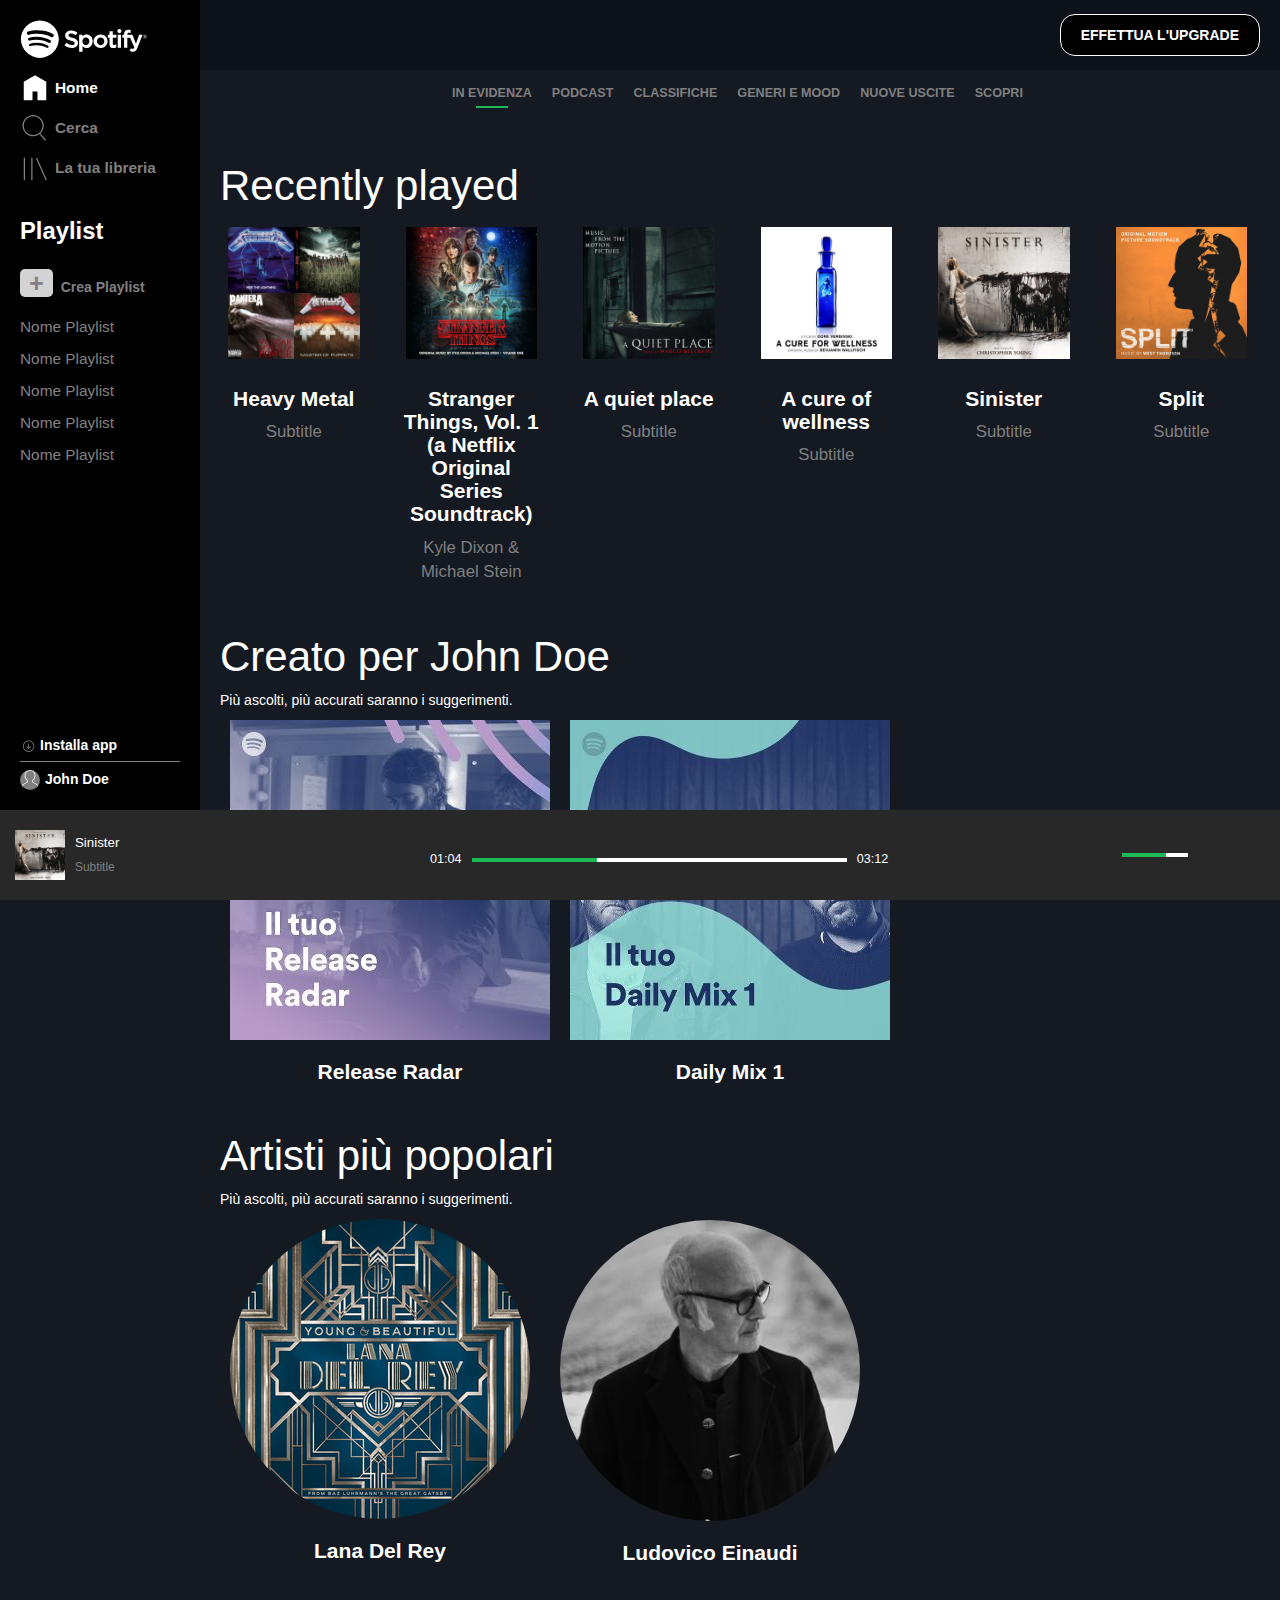
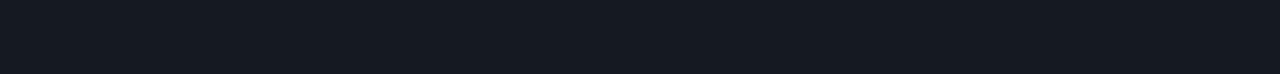
<file: spotify.html>
<!DOCTYPE html>
<html lang="en" dir="ltr">

<head>
    <meta charset="utf-8">
    <meta name="viewport" content="width=device-width, initial-scale=1.0">
    <link rel="stylesheet" href="./css/masterfy.css">
    <link href="https://fonts.googleapis.com/css2?family=Signika:wght@300;700&display=swap" rel="stylesheet">
    <link rel="stylesheet" href="https://cdnjs.cloudflare.com/ajax/libs/font-awesome/5.15.2/css/all.min.css" integrity="sha512-HK5fgLBL+xu6dm/Ii3z4xhlSUyZgTT9tuc/hSrtw6uzJOvgRr2a9jyxxT1ely+B+xFAmJKVSTbpM/CuL7qxO8w==" crossorigin="anonymous" />
    <link rel="stylesheet" href="https://stackpath.bootstrapcdn.com/bootstrap/3.4.1/css/bootstrap.min.css" integrity="sha384-HSMxcRTRxnN+Bdg0JdbxYKrThecOKuH5zCYotlSAcp1+c8xmyTe9GYg1l9a69psu" crossorigin="anonymous">
    <title>Spotify</title>
</head>

<body>
    <div class="ms_wrapper">
        <main>

            <!-- Sezione nav laterale -->
            <section class="main_nav">
                <div class="nav_top">
                    <div class="logocontainer">
                        <img src="img/logo.svg" class="hidden-xs" alt="">
                        <img src="img/logo-small.svg" class="hidden-sm hidden-md hidden-lg" alt="">
                    </div>

                    <div class="menu">
                        <a href="#"><img src="img/home.svg" class="imageside" alt="home"><span class="hidden-xs">Home</span></a>
                        <a href="#"><img src="img/search.svg" class="imageside" alt="search"><span class="hidden-xs">Cerca</span></a>
                        <a href="#"><img src="img/libreria.svg" class="imageside" alt="library"><span class="hidden-xs">La tua libreria</span></a>
                    </div>

                    <div class="playlist_menu hidden-xs">
                        <h3>Playlist</h3>
                        <a href="#"><span class="leftmain_padd"><span class="plus">+ </span> Crea Playlist</span></a>
                        <div class="play_list">
                            <ul>
                                <a href="#">
                                    <li>Nome Playlist</li>
                                </a>
                                <a href="#">
                                    <li>Nome Playlist</li>
                                </a>
                                <a href="#">
                                    <li>Nome Playlist</li>
                                </a>
                                <a href="#">
                                    <li>Nome Playlist</li>
                                </a>
                                <a href="#">
                                    <li>Nome Playlist</li>
                                </a>
                            </ul>
                        </div>
                    </div>
                </div>

                <div class="nav_bottom">
                    <a href="#"><img src="img/download.svg" class="download" alt="download"><span class="hidden-xs">Installa app</span></a>
                    <span class="border_infnav hidden-xs"></span>
                    <a href="#"><img src="img/profile.svg" class="profile" alt="profile"><span class="hidden-xs">John Doe</span></a>
                </div>

            </section>
            <!-- Fine sezione nav laterale  -->

            <section class="main_content">
                <button type="button" class="ms_button">Effettua l'Upgrade</button>
            </section>

            <section class="main_body">

                <div class="list_nav">
                    <ul class="list_body">
                        <a href="#">
                            <li class="greenbar">IN EVIDENZA</li>
                        </a>
                        <a href="#">
                            <li>PODCAST</li>
                        </a>
                        <a href="#">
                            <li>CLASSIFICHE</li>
                        </a>
                        <a href="#">
                            <li>GENERI E MOOD</li>
                        </a>
                        <a href="#">
                            <li>NUOVE USCITE</li>
                        </a>
                        <a href="#">
                            <li>SCOPRI</li>
                        </a>
                    </ul>
                </div>

                <div class="music_wrapper">
                    <h1>Recently played</h1>
                    <div class="row">

                        <div class="col-xs-6 col-sm-3 col-md-2 col-lg-2 text-center">
                            <div class="image">
                                <img src="img/metal_lifting.jpg" alt="">
                                <div class="overlay">
                                    <a href="#"><i class="far fa-play-circle ms_play"></i></a>
                                </div>
                            </div>
                            <div class="text-center overtext">
                                <h3>Heavy Metal</h3>
                                <p>Subtitle</p>
                            </div>
                        </div>

                        <div class="col-xs-6 col-sm-3 col-md-2 col-lg-2 stranger text-center">
                            <div class="image">
                                <img src="img/stranger.jpeg" alt="">
                                <div class="overlay">
                                    <a href="#"><i class="far fa-play-circle ms_play"></i></a>
                                </div>
                            </div>
                            <div class="overtext">
                                <h3>Stranger Things, Vol. 1 (a Netflix Original Series Soundtrack)</h3>
                                <p>Kyle Dixon & Michael Stein</p>
                            </div>
                        </div>

                        <div class="col-xs-6 col-sm-3 col-md-2 col-lg-2 quiet text-center">
                            <div class="image">
                                <img src="img/aquietplace.jpeg" alt="">
                                <div class="overlay">
                                    <a href="#"><i class="far fa-play-circle ms_play"></i></a>
                                </div>
                            </div>
                            <div class="overtext">
                                <h3>A quiet place</h3>
                                <p>Subtitle</p>
                            </div>
                        </div>

                        <div class="col-xs-6 col-sm-3 col-md-2 col-lg-2 cure text-center">
                            <div class="image">
                                <img src="img/cure.jpeg" alt="">
                                <div class="overlay">
                                    <a href="#"><i class="far fa-play-circle ms_play"></i></a>
                                </div>
                            </div>
                            <div class="overtext">
                                <h3>A cure of wellness</h3>
                                <p>Subtitle</p>
                            </div>
                        </div>

                        <div class="col-xs-6 col-sm-3 col-md-2 col-lg-2 sinister text-center">
                            <div class="image">
                                <img src="img/sinister.jpeg" alt="">
                                <div class="overlay">
                                    <a href="#"><i class="far fa-play-circle ms_play"></i></a>
                                </div>
                            </div>
                            <div class="overtext">
                                <h3>Sinister</h3>
                                <p>Subtitle</p>
                            </div>
                        </div>

                        <div class="col-xs-6 col-sm-3 col-md-2 col-lg-2 split text-center">
                            <div class="image">
                                <img src="img/split.jpeg" alt="">
                                <div class="overlay">
                                    <a href="#"><i class="far fa-play-circle ms_play"></i></a>
                                </div>
                            </div>
                            <div class="overtext">
                                <h3>Split</h3>
                                <p>Subtitle</p>
                            </div>
                        </div>
                    </div>

                    <div class="create clearfix">
                        <h2>Creato per John Doe</h2>
                        <p>Più ascolti, più accurati saranno i suggerimenti.</p>
                        <div class="image_create">
                            <img src="img/radar.jpeg" alt="">
                            <div class="overlay overlay_2">
                                <a href="#"><i class="far fa-play-circle ms_play"></i></a>
                            </div>
                            <div class="overtext">
                                <h3>Release Radar</h3>
                            </div>
                        </div>

                        <div class="image_create">
                            <img src="img/mixdaily.jpeg" alt="">
                            <div class="overlay overlay_2">
                                <a href="#"><i class="far fa-play-circle ms_play"></i></a>
                            </div>
                            <div class="overtext">
                                <h3>Daily Mix 1</h3>
                            </div>
                        </div>
                    </div>


                    <div class="populars clearfix">
                        <h2>Artisti più popolari</h2>
                        <p>Più ascolti, più accurati saranno i suggerimenti.</p>
                        <div class="image_create text-center">
                            <img src="img/youg.jpeg" alt="">
                            <div class="overlay overlay_2 overlay_circle">
                                <a href="#"><i class="far fa-play-circle ms_play"></i></a>
                            </div>
                            <div class="overtext">
                                <h3>Lana Del Rey</h3>
                            </div>
                        </div>
                        <div class="image_create text-center">
                            <img class="einaudi" src="img/einaudi.jpeg" alt="">
                            <div class="overlay overlay_2 overlay_circle">
                                <a href="#"><i class="far fa-play-circle ms_play"></i></a>
                            </div>
                            <div class="overtext">
                                <h3>Ludovico Einaudi</h3>
                            </div>
                        </div>
                    </div>

            </section>
        </main>

        <!-- Inizio del footer -->
        <footer>
            <div class="footcontainer">

                <div class="song">
                    <div class="songimage">
                        <img src="img/sinister.jpeg" alt="">
                    </div>
                    <div class="songtext">
                        <h4>Sinister</h4>
                        <h4>Subtitle</h4>
                    </div>
                    <div class="songsymbols">
                        <a href="#"><i class="far fa-heart ms_heart"></i></a>
                        <a href="#"><i class="far fa-folder ms_folder"></i></a>
                    </div>
                </div>
                <!-- Fine primo contenitore footer -->
                <div class="player">
                    <div class="playcommands">
                        <ul class="commands">
                            <a href="#"><i class="fas fa-random"></i></a>
                            <a href="#"><i class="fas fa-step-backward"></i></a>
                            <a href="#"><i class="far fa-play-circle ms_play bighover"></i></a>
                            <a href="#"><i class="fas fa-step-forward"></i></a>
                            <a href="#"><i class="fas fa-redo"></i></a>
                        </ul>
                    </div>
                    <div class="musicbar">
                        <span>01:04</span>
                        <a href="#">
                            <div class="pointer"></div>
                        </a>
                        <div class="bar_white"></div>
                        <span>03:12</span>
                    </div>
                </div>

                <div class="sound">
                    <div class="icons_right_foot">
                        <a href="#"><i class="fas fa-list-ul"></i></a>
                        <a href="#"><i class="fas fa-tv"></i></a>
                    </div>
                    <div class="volume_barcontainer">
                        <i class="fas fa-volume-up"></i>
                        <a href="#" class="volume_bar">
                            <div class="pointer"></div>
                        </a>
                        <div class="secondvolume_bar"></div>
                    </div>
                </div>
            </div>
        </footer>

        </div>
</body>

</html>
</file>
<file: css/masterfy.css>
* {
    margin: 0;
    padding: 0;
    box-sizing: border-box;
}

body {
    background-color: #141922;
    overflow-y: scroll;
    font-family: 'Signika', sans-serif;
}

.clearfix::before {
    display: table;
    content: "";
    clear: both;
}


/* Media Query */

@media screen and (max-width: 768px) {
    .main_nav {
        width: 80px !important;
    }
    .logocontainer {
        width: 125px !important;
    }
    .main_body {
        padding-left: 100px !important;
    }
}


/* Fine Media Query */


/* Sezione contenitori */

.ms_wrapper {
    width: 100%;
    height: 100vh;
    background-color: #141922;
    position: relative;
    min-width: 500px;
}


/* Fine sezione contenitori */


/* Sezione nav laterale */

.main_nav {
    position: fixed;
    left: 0;
    width: 200px;
    height: calc(100% - 90px);
    background-color: #000000;
    padding: 20px;
    display: flex;
    flex-direction: column;
    justify-content: space-between;
}

.nav_top {
    display: flex;
    flex-direction: column;
    min-height: 307px;
    overflow: hidden;
}

.logocontainer {
    width: 80%;
    padding-bottom: 10px;
    display: flex;
    align-items: flex-start;
}

.logocontainer img:last-child {
    width: 30%;
    flex-direction: column;
}

.main_nav .nav_top ul a li {
    list-style-type: none;
    padding: 5px 0;
    vertical-align: middle;
    color: white;
    text-decoration: none;
}

.main_nav .nav_top a {
    text-decoration: none;
}

.imageside {
    width: 30px;
    vertical-align: middle;
    margin-right: 5px;
}

.menu {
    display: flex;
    flex-direction: column;
}

.menu a {
    display: flex;
    align-items: center;
    text-decoration: none;
    color: grey;
    padding: 5px 0;
    font-weight: bold;
    font-size: 1.1em;
}

.menu a:first-child {
    color: white;
}

.menu a:hover:not(:first-child) {
    color: white;
}

.leftmain_padd {
    padding: 10px 0;
    display: inline-block;
    font-size: 1em;
    font-weight: 900;
    color: grey;
}

.leftmain_padd:hover {
    color: white;
}

.main_nav .nav_top .playlist_menu h3 {
    padding-top: 10px;
    color: white;
    font-size: 1.7em;
    font-weight: 900;
}

.plus {
    font-size: 1.8em;
    background-color: lightgray;
    padding: 0px 2px;
    padding-left: 9px;
    margin-right: 8px;
    border-radius: 5px;
}

.leftmain_padd:hover .plus {
    color: black;
}

.playlist_menu {
    color: grey;
}

.play_list {
    height: 100%;
    overflow: hidden;
}

.play_list ul {
    overflow-y: auto;
    height: calc(100vh - 491px);
}

.play_list ul::-webkit-scrollbar {
    width: 12px;
    background-color: #0d4142;
    border-radius: 15px;
}

.play_list ul::-webkit-scrollbar-thumb {
    background-color: black;
    border-radius: 20px;
    border: 1.5px solid #76a3a2;
}

.play_list ul::-webkit-scrollbar-thumb:active,
.play_list::-webkit-scrollbar-thumb:hover {
    background-color: #141922;
}

.playlist_menu .play_list ul a li {
    padding: 5px 0;
    font-size: 1.1em;
    color: grey;
}

.playlist_menu .play_list ul a li:hover {
    color: white;
}

.nav_bottom {
    color: grey;
    display: flex;
    justify-content: space-around;
    flex-direction: column;
    background-color: #000000;
}

.nav_bottom span:first-child {
    color: grey;
    display: inline-flex;
    align-items: center;
    text-decoration: none;
}

.nav_bottom span:first-child:hover {
    color: white;
}

.border_infnav {
    border-bottom: 1px solid grey;
    padding: 3px 0;
}

.nav_bottom span:last-child {
    color: white;
    font-weight: 900;
    padding-top: 7px;
    display: inline-flex;
    align-items: center;
    text-decoration: none;
}

.nav_bottom span:last-child:hover {
    color: grey;
}

.download {
    width: 15px;
}

.profile {
    width: 20px;
    background-color: grey;
    height: 20px;
    border-radius: 50%;
}

.download,
.profile {
    margin-right: 5px;
}


/* Fine sezione nav laterale */


/* Sezione nav superiore */

.main_content {
    background-color: rgba(8, 11, 18, 0.6);
    width: calc(100% - 200px);
    position: fixed;
    right: 0;
    height: 70px;
    display: flex;
    justify-content: flex-end;
    padding: 20px;
    z-index: 999;
}

.ms_button {
    color: white;
    background-color: black;
    padding: 20px 20px;
    border: 1.5px solid white;
    border-radius: 15px;
    line-height: 0px;
    text-transform: uppercase;
    display: flex;
    align-self: center;
    font-weight: 700;
}

.ms_button:hover {
    background-color: #24494a;
    padding: 25px 25px;
    font-size: 1.1em;
}

.ms_button:active {
    color: black;
    background-color: #2ebb6b;
}


/* Fine sezione nav superiore */


/* Inizio sezione corpo pagina */

.main_body {
    padding-left: 220px;
    padding-right: 25px;
    padding-top: 80px;
    padding-bottom: 100px;
    background-color: #141922;
    width: 100%;
}

.list_body {
    font-size: 0.9em;
    font-weight: bold;
    display: flex;
    justify-content: center;
    flex-wrap: wrap;
    padding-bottom: 30px;
}

.list_nav ul li {
    list-style-type: none;
    display: inline-flex;
    flex-direction: column;
    padding: 5px 10px;
    color: grey;
}

.list_nav .list_body a {
    text-decoration: none;
}

.list_nav .list_body a li:hover {
    color: white;
}

.greenbar::after {
    display: flex;
    flex-direction: column;
    align-self: center;
    margin-top: 3px;
}

.greenbar::after {
    content: "";
    width: 40%;
    height: 2.3px;
    background-color: #1db954;
}

.music_wrapper h1,
.create h2,
.populars h2 {
    color: white;
    font-size: 3em;
}

.music_wrapper {
    width: 100%;
    background-color: #141922;
}

.image {
    min-width: 100%;
    padding: 8px 8px;
    color: white;
    position: relative;
}

.image img {
    width: 100%;
}

.overtext h3 {
    font-size: 1.5em;
    font-weight: 900;
    color: white;
}

.overtext p {
    font-size: 1.2em;
    color: grey;
}

.overtext {
    text-align: center;
}

.create,
.populars {
    width: 100%;
    color: white;
    padding-top: 20px;
    background-color: #141922;
}

.image_create,
.populars .image {
    min-width: 10%;
    float: left;
    margin: 0 10px;
    position: relative;
}

.create .image_create img,
.populars .image_create img {
    min-width: 80%;
}

.populars img {
    border-radius: 50%;
}

.einaudi {
    width: 94%;
    margin-top: 1px;
}

.overlay {
    position: absolute;
    top: 0;
    bottom: 0;
    left: 0;
    right: 0;
    height: 100%;
    width: 100%;
    opacity: 0;
    background-color: rgba(8, 11, 18, 0.6);
    display: flex;
    justify-content: center;
    align-items: center;
}

.overlay_2 {
    height: 86%;
}

.overlay a i {
    font-size: 4em;
    color: white;
}

.image:hover .overlay,
.image_create:hover .overlay {
    opacity: 1;
}

.overlay_circle {
    border-radius: 50%;
}


/* Fine sezione corpo pagina */


/* Sezione del footer */

footer {
    position: fixed;
    bottom: 0;
    left: 0;
    height: 90px;
    background-color: #282828;
    width: 100%;
}

.footcontainer {
    width: 100%;
    height: 100%;
    padding: 15px;
    display: flex;
    justify-content: space-between;
    align-items: center;
}

.song {
    display: flex;
    width: 300px;
    align-items: center;
    height: 100%;
    color: white;
    float: left;
}

.songimage {
    padding-right: 10px;
}

.songimage img {
    width: 50px;
    height: 50px;
}

.songtext h4 {
    font-size: 0.95em;
}

.songtext h4:last-child {
    font-size: 0.85em;
}

.songtext {
    padding-right: 50px;
}

.songsymbols a,
.songtext h4:last-child {
    color: grey;
}

.songsymbols a:hover {
    color: white;
}

.ms_heart {
    padding-right: 13px;
}

.ms_heart,
.ms_folder {
    font-size: 1.3em;
}

.player {
    float: left;
    min-width: 50%;
    justify-content: center;
    align-self: center;
    margin-left: 50px;
}

.playcommands {
    color: white;
}

.commands {
    display: flex;
    justify-content: space-around;
    max-width: 200px;
    margin: 0 auto;
    align-items: center;
}

.commands a {
    color: white;
}

.commands .bighover:hover {
    font-size: 3em;
}

.ms_play {
    font-size: 30px;
}

.musicbar {
    display: flex;
    justify-content: center;
    width: 100%;
    align-items: center;
    text-align: center;
    padding-top: 10px;
}

.musicbar span {
    color: white;
    padding-right: 10px;
    font-size: 0.9em;
}

.musicbar span:last-child {
    padding-right: 0;
    padding-left: 10px;
    display: flex;
}

.musicbar a {
    width: 20%;
    background-color: #1db954;
    height: 4px;
    display: inline-flex;
    position: relative;
}

.bar_white {
    width: 40%;
    background-color: white;
    height: 4px;
    display: inline-flex;
}

.pointer {
    position: absolute;
    background-color: white;
    width: 13.5px;
    height: 13.5px;
    border-radius: 50%;
    right: 0;
    top: 50%;
    transform: translateY(-50%);
    visibility: hidden;
}

.musicbar a:hover {
    background-color: yellowgreen;
}

.musicbar a:hover .pointer {
    visibility: visible;
}

.sound {
    width: 25%;
    color: white;
    display: flex;
    align-items: center;
    justify-content: space-around;
}

.icons_right_foot i {
    padding: 0 8px;
    color: grey;
    font-size: 1.3em;
}

.icons_right_foot a i:hover {
    color: white;
}

.volume_barcontainer {
    width: 75%;
    display: flex;
    justify-content: center;
    align-items: center;
}

.volume_barcontainer i {
    padding: 0 10px;
}

.volume_bar {
    width: 20%;
    background-color: #1db954;
    height: 4px;
    display: inline-flex;
    position: relative;
}

.secondvolume_bar {
    width: 10%;
    background-color: white;
    height: 4px;
    display: inline-flex;
}

.volume_bar .pointer {
    right: 0;
}

.volume_bar:hover {
    background-color: yellowgreen;
}

.volume_bar:hover .pointer {
    visibility: visible;
}


/* Fine sezione del footer */
</file>
